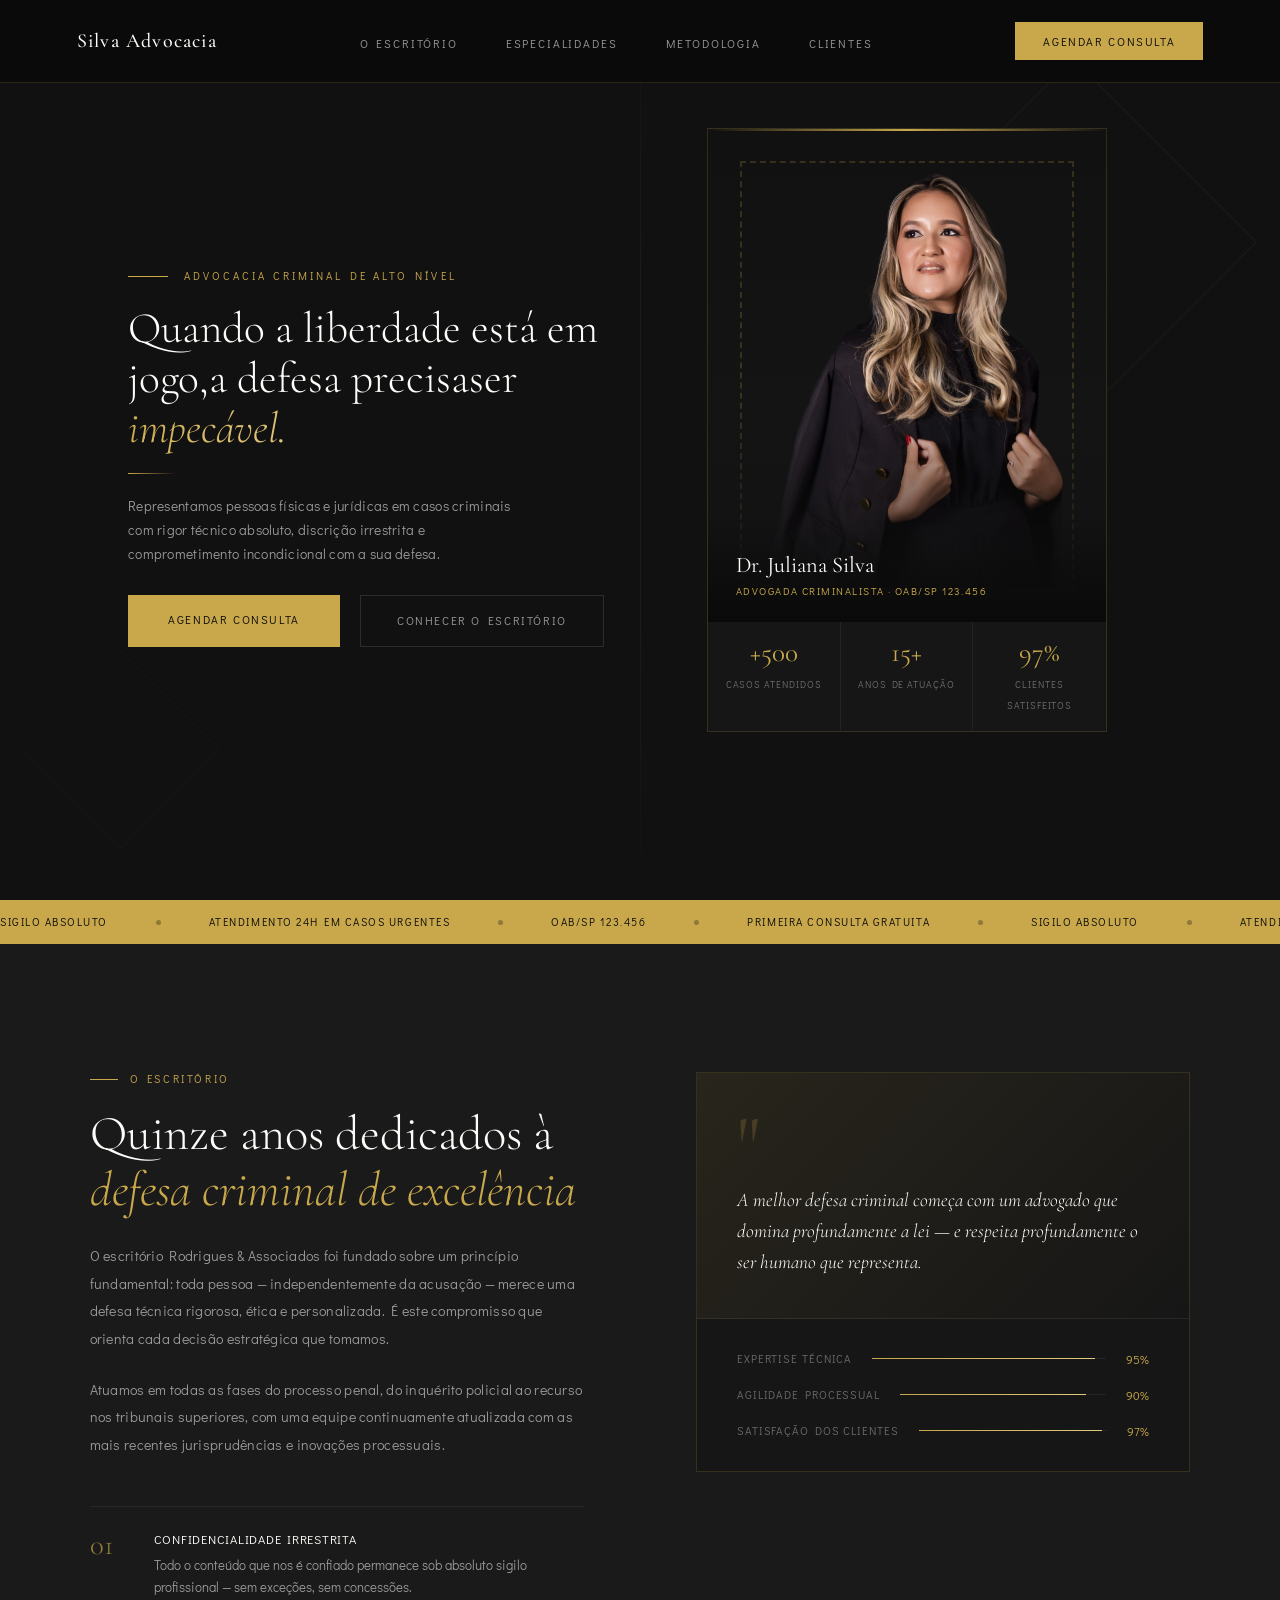
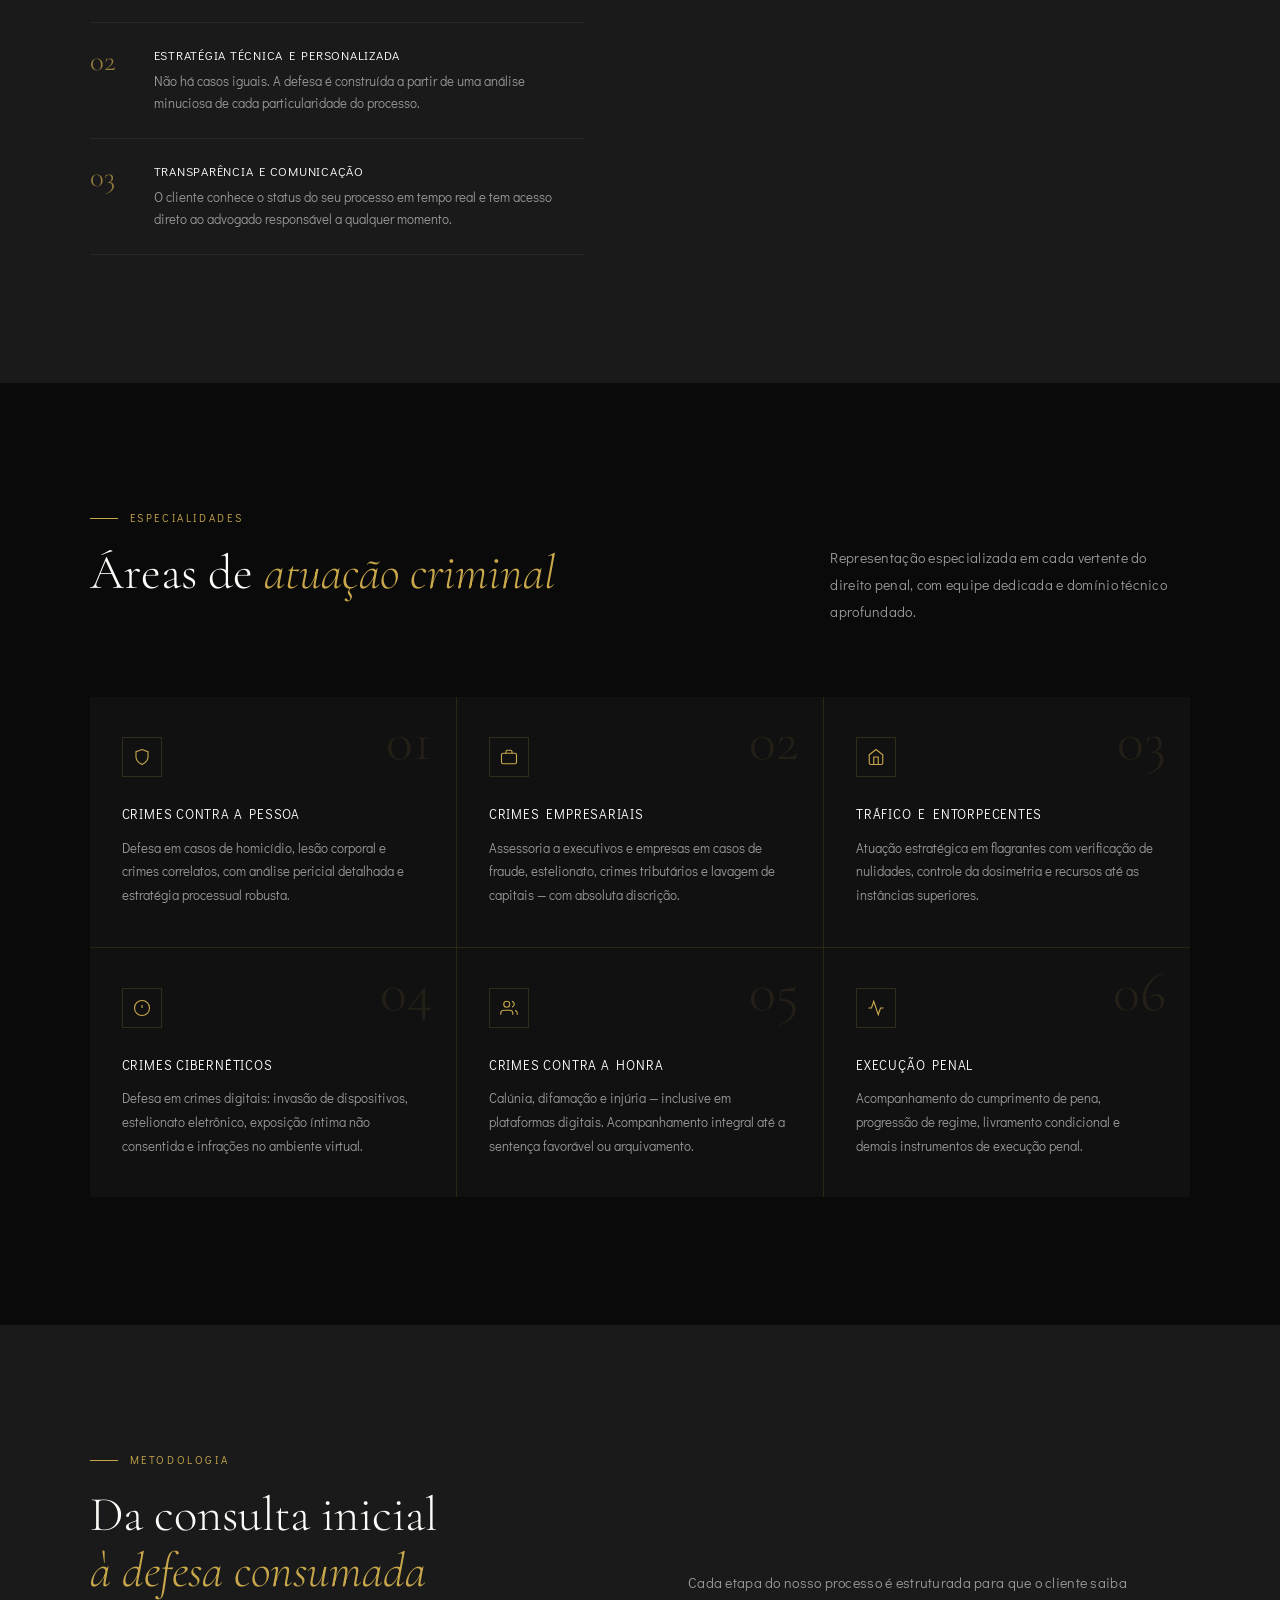
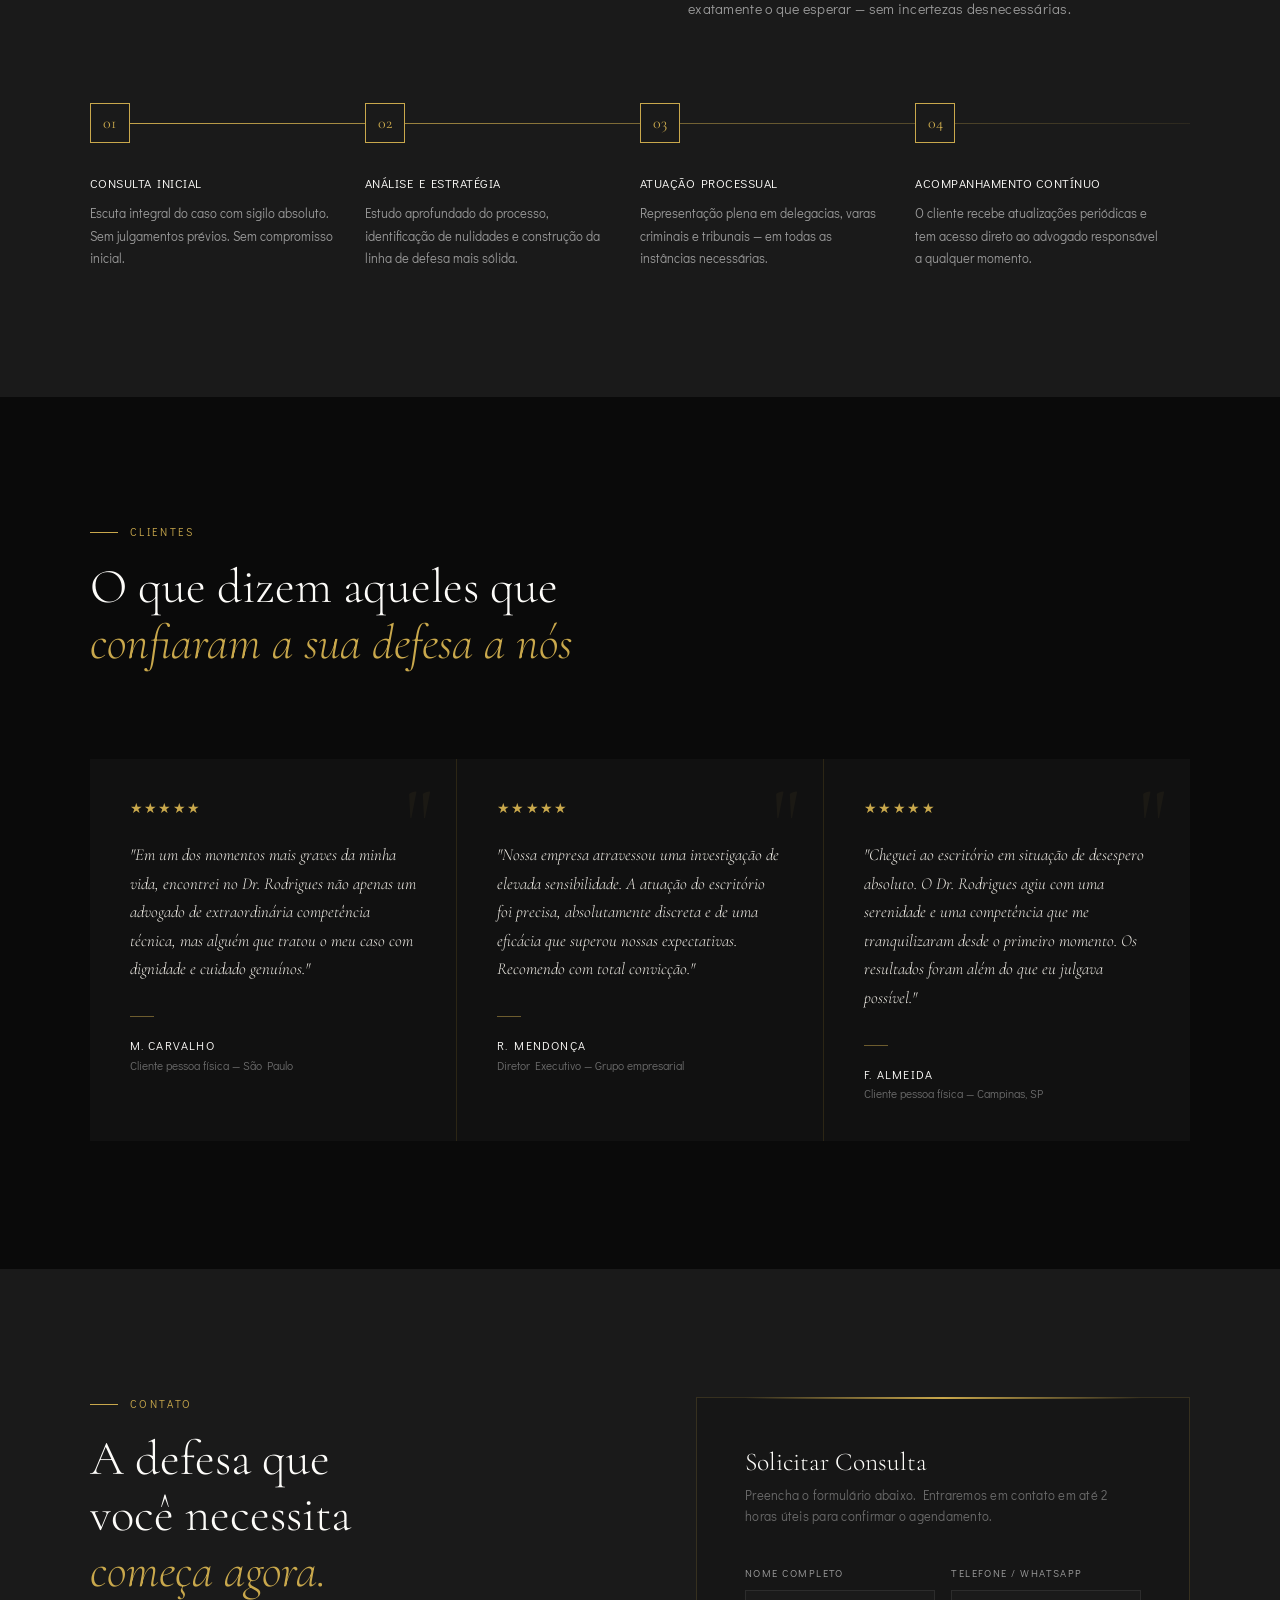
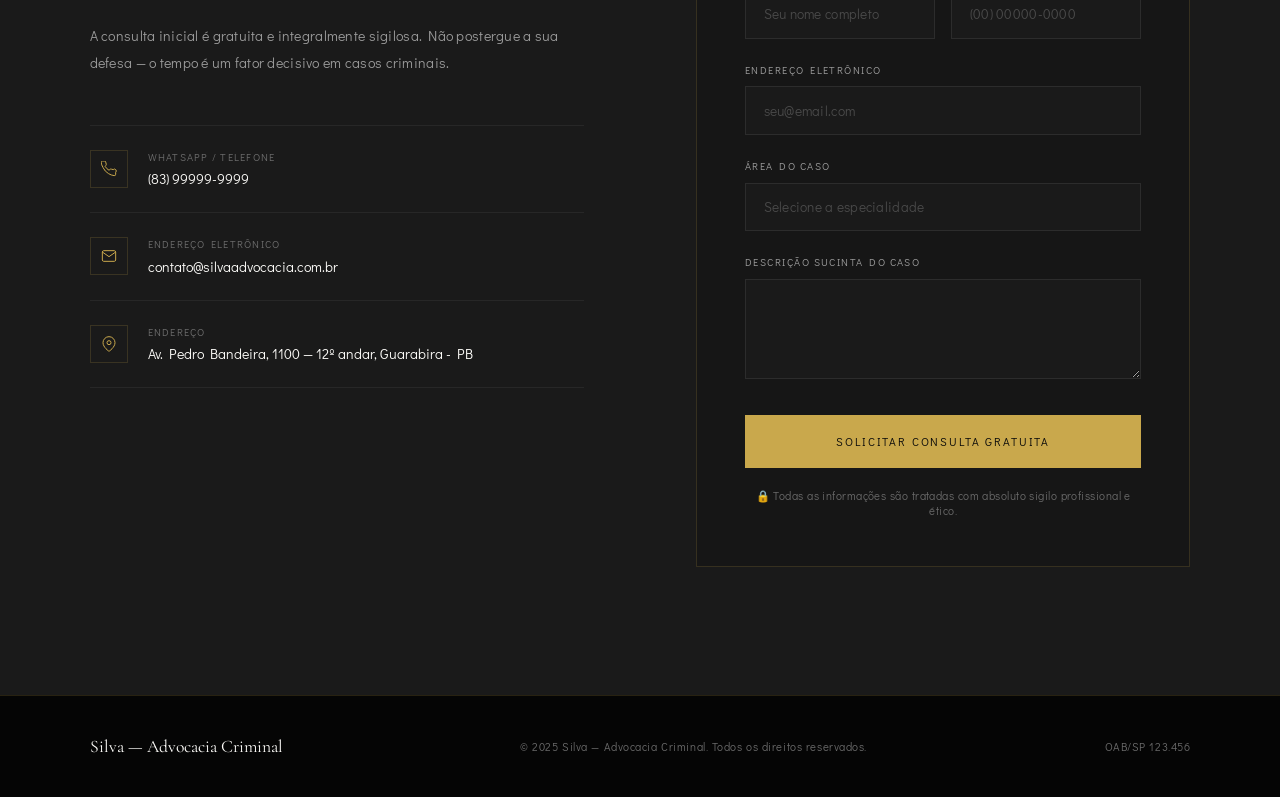
<file: index.html>
<!DOCTYPE html>
<html lang="pt-BR">
<head>
<meta charset="UTF-8">
<meta name="viewport" content="width=device-width, initial-scale=1.0">
<title>Silva — Advocacia Criminal</title>
<link rel="stylesheet" href="style.css">
<link href="https://fonts.googleapis.com/css2?family=Cormorant+Garamond:ital,wght@0,300;0,400;0,500;1,300;1,400;1,500&family=Didact+Gothic&display=swap" rel="stylesheet">

</head>
<body>

<nav>
  <div class="logo">
    Silva Advocacia
  </div>
  <ul class="nav-links">
    <li>
      <a href="#sobre">O Escritório</a>
    </li>
    <li>
      <a href="#areas">Especialidades</a>
    </li>
    <li>
      <a href="#processo">Metodologia</a>
    </li>
    <li>
      <a href="#depoimentos">Clientes</a>
    </li>
  </ul>

  <button class="nav-cta" onclick="document.getElementById('agendamento').scrollIntoView({behavior:'smooth'})">
    Agendar Consulta
  </button>

</nav>

<section class="hero">

  <div class="hero-line"></div>
  <div class="hero-deco"></div>
  <div class="hero-deco2"></div>
  <div class="hero-left">

    <div class="eyebrow-hero">
      Advocacia Criminal de Alto Nível
    </div>

    <h1>
      Quando a liberdade está em jogo,a defesa precisaser <em>impecável.</em>
    </h1>

    <div class="hero-div"></div>

    <p class="hero-sub">
      Representamos pessoas físicas e jurídicas em casos criminais com rigor técnico absoluto, discrição irrestrita e comprometimento incondicional com a sua defesa.
    </p>

    <div class="hero-btns">
      <a href="#agendamento" class="btn-g">
        Agendar Consulta
      </a>

      <a href="#sobre" class="btn-o">
        Conhecer o Escritório
      </a>

    </div>
  </div>
  <div class="hero-right">
    <div class="photo-wrap">
      <div class="photo-frame">
        <div class="photo-gold-line"></div>

        <!-- ✦ SUBSTITUA O BLOCO ABAIXO pela tag <img> quando tiver a foto:
             <img src="foto-do-advogado.jpg" alt="Dr. Rodrigues">
        -->
        <div class="photo-placeholder">
          <img src="imagens/juliana.svg" alt="Dr. Juliana Silva">
        </div>

        <div class="photo-name">

          <div class="photo-name-title">
            Dr. Juliana Silva
          </div>

          <div class="photo-name-sub">
            Advogada Criminalista · OAB/SP 123.456
          </div>

        </div>
      </div>
      <div class="photo-stats">

        <div class="stat-i">
          <span class="stat-n">+500</span>
          <span class="stat-l">Casos Atendidos</span>
        </div>

        <div class="stat-i">
          <span class="stat-n">15+</span>
          <span class="stat-l">Anos de Atuação</span>
        </div>

        <div class="stat-i">
          <span class="stat-n">97%</span>
          <span class="stat-l">Clientes Satisfeitos</span>
        </div>

      </div>
    </div>
  </div>
</section>

<div class="strip">
  <div class="strip-track">
    <!-- Grupo 1 -->
    <div class="strip-group">
      <div class="strip-i">Sigilo Absoluto</div>
      <div class="strip-sep"></div>
      <div class="strip-i">Atendimento 24h em Casos Urgentes</div>
      <div class="strip-sep"></div>
      <div class="strip-i">OAB/SP 123.456</div>
      <div class="strip-sep"></div>
      <div class="strip-i">Primeira Consulta Gratuita</div>
      <div class="strip-sep"></div>
    </div>
    <!-- Grupo 2 (cópia exata para criar o loop infinito) -->
    <div class="strip-group">
      <div class="strip-i">Sigilo Absoluto</div>
      <div class="strip-sep"></div>
      <div class="strip-i">Atendimento 24h em Casos Urgentes</div>
      <div class="strip-sep"></div>
      <div class="strip-i">OAB/SP 123.456</div>
      <div class="strip-sep"></div>
      <div class="strip-i">Primeira Consulta Gratuita</div>
      <div class="strip-sep"></div>
    </div>
  </div>
</div>

<section class="sobre" id="sobre">
  <div class="sobre-g">

    <div>
      <div class="eyebrow">
        O Escritório
      </div>

      <h2 class="sec-t">
        Quinze anos dedicados à<br><em>defesa criminal de excelência</em>
      </h2>

      <p class="sobre-p">
        O escritório Rodrigues & Associados foi fundado sobre um princípio fundamental: toda pessoa — independentemente da acusação — merece uma defesa técnica rigorosa, ética e personalizada. É este compromisso que orienta cada decisão estratégica que tomamos.
      </p>

      <p class="sobre-p">
        Atuamos em todas as fases do processo penal, do inquérito policial ao recurso nos tribunais superiores, com uma equipe continuamente atualizada com as mais recentes jurisprudências e inovações processuais.
      </p>

      <div class="pilares">
        <div class="pilar">
          <div class="pilar-n">
            01
          </div>

          <div>
            <div class="pilar-t">
            Confidencialidade Irrestrita
          </div>

          <div class="pilar-d">
            Todo o conteúdo que nos é confiado permanece sob absoluto sigilo profissional — sem exceções, sem concessões.
          </div>
        </div>
      </div>

        <div class="pilar">
          <div class="pilar-n">
            02
          </div>

          <div>
            <div class="pilar-t">
              Estratégia Técnica e Personalizada
            </div>

            <div class="pilar-d">
              Não há casos iguais. A defesa é construída a partir de uma análise minuciosa de cada particularidade do processo.
            </div>
          </div>
        </div>

        <div class="pilar">
          <div class="pilar-n">
            03
          </div>

          <div>
            <div class="pilar-t">
              Transparência e Comunicação
            </div>

            <div class="pilar-d">
              O cliente conhece o status do seu processo em tempo real e tem acesso direto ao advogado responsável a qualquer momento.
            </div>
          </div>
        </div>
      </div>
    </div>

    <div class="sobre-aside">
      <div class="aside-top">
        <span class="aside-qm">"</span>

        <div class="aside-q">
          A melhor defesa criminal começa com um advogado que domina profundamente a lei — e respeita profundamente o ser humano que representa.
        </div>
      </div>

      <div class="aside-m">
        <div class="metric">
          <span class="m-lbl">
            Expertise Técnica
          </span>

          <div class="m-track">
            <div class="m-fill" style="width:95%">
            </div>
          </div>

          <span class="m-val">
            95%
          </span>
        </div>

        <div class="metric">
          <span class="m-lbl">
            Agilidade Processual
          </span>

          <div class="m-track">
            <div class="m-fill" style="width:90%">
            </div>
          </div>

          <span class="m-val">
            90%
          </span>
        </div>

        <div class="metric">
          <span class="m-lbl">
            Satisfação dos Clientes
          </span>
          <div class="m-track">
            <div class="m-fill" style="width:97%">
            </div>
          </div>
          <span class="m-val">
            97%
          </span>
        </div>
      </div>
    </div>
  </div>
</section>

<section class="areas" id="areas">
  <div class="areas-h">
    <div>
      <div class="eyebrow">
        Especialidades
      </div>

      <h2 class="sec-t">
        Áreas de <em>atuação criminal</em>
      </h2>
    </div>

    <p class="sec-s" style="max-width:360px;">
      Representação especializada em cada vertente do direito penal, com equipe dedicada e domínio técnico aprofundado.
    </p>
  </div>

  <div class="areas-g">
    <div class="area-c">
      <div class="area-num">
        01
      </div>

      <div class="area-ico">
        <svg viewBox="0 0 24 24">
          <path d="M12 22s8-4 8-10V5l-8-3-8 3v7c0 6 8 10 8 10z"/>
        </svg>
      </div>

      <div class="area-t">
        Crimes contra a Pessoa
      </div>

      <div class="area-d">
        Defesa em casos de homicídio, lesão corporal e crimes correlatos, com análise pericial detalhada e estratégia processual robusta.
      </div>
    </div>

    <div class="area-c">
      <div class="area-num">
        02
      </div>

      <div class="area-ico">
        <svg viewBox="0 0 24 24">
          <rect x="2" y="7" width="20" height="14" rx="2"/>
          <path d="M16 7V5a2 2 0 00-2-2h-4a2 2 0 00-2 2v2"/>
        </svg>
      </div>

      <div class="area-t">
        Crimes Empresariais
      </div>

      <div class="area-d">
        Assessoria a executivos e empresas em casos de fraude, estelionato, crimes tributários e lavagem de capitais — com absoluta discrição.
      </div>
    </div>

    <div class="area-c">
      <div class="area-num">
        03
      </div>

      <div class="area-ico">
        <svg viewBox="0 0 24 24">
          <path d="M3 9l9-7 9 7v11a2 2 0 01-2 2H5a2 2 0 01-2-2z"/>
          <polyline points="9 22 9 12 15 12 15 22"/>
        </svg>
      </div>

      <div class="area-t">
        Tráfico e Entorpecentes
      </div>

      <div class="area-d">
        Atuação estratégica em flagrantes com verificação de nulidades, controle da dosimetria e recursos até as instâncias superiores.
      </div>
    </div>

    <div class="area-c">
      <div class="area-num">
        04
      </div>

      <div class="area-ico">
        <svg viewBox="0 0 24 24">
          <circle cx="12" cy="12" r="10"/>
          <line x1="12" y1="8" x2="12" y2="12"/>
          <line x1="12" y1="16" x2="12.01" y2="16"/>
        </svg>
      </div>

      <div class="area-t">
        Crimes Cibernéticos
      </div>

      <div class="area-d">
        Defesa em crimes digitais: invasão de dispositivos, estelionato eletrônico, exposição íntima não consentida e infrações no ambiente virtual.
      </div>
    </div>

    <div class="area-c">
      <div class="area-num">
        05
      </div>

      <div class="area-ico">
        <svg viewBox="0 0 24 24">
          <path d="M17 21v-2a4 4 0 00-4-4H5a4 4 0 00-4 4v2"/>
          <circle cx="9" cy="7" r="4"/>
          <path d="M23 21v-2a4 4 0 00-3-3.87"/>
          <path d="M16 3.13a4 4 0 010 7.75"/>
        </svg>
      </div>

      <div class="area-t">
        Crimes contra a Honra
      </div>

      <div class="area-d">
        Calúnia, difamação e injúria — inclusive em plataformas digitais. Acompanhamento integral até a sentença favorável ou arquivamento.
      </div>
    </div>

    <div class="area-c">
      <div class="area-num">
        06
      </div>

      <div class="area-ico">
        <svg viewBox="0 0 24 24">
          <polyline points="22 12 18 12 15 21 9 3 6 12 2 12"/>
        </svg>
      </div>

      <div class="area-t">
        Execução Penal
      </div>

      <div class="area-d">
        Acompanhamento do cumprimento de pena, progressão de regime, livramento condicional e demais instrumentos de execução penal.
      </div>
    </div>

  </div>
</section>

<section class="processo" id="processo">
  <div class="proc-h">
    <div>
      <div class="eyebrow">
        Metodologia
      </div>

      <h2 class="sec-t">
        Da consulta inicial<br><em>à defesa consumada</em>
      </h2>
    </div>

    <p class="sec-s">
      Cada etapa do nosso processo é estruturada para que o cliente saiba exatamente o que esperar — sem incertezas desnecessárias.
    </p>
  </div>

  <div class="steps">
    <div class="steps-line"></div>

    <div class="step">
      <div class="step-c">
        01
      </div>

      <div class="step-t">
        Consulta Inicial
      </div>

      <div class="step-d">
        Escuta integral do caso com sigilo absoluto. Sem julgamentos prévios. Sem compromisso inicial.
      </div>
    </div>

    <div class="step">
      <div class="step-c">
        02
      </div>

      <div class="step-t">
        Análise e Estratégia
      </div>

      <div class="step-d">
        Estudo aprofundado do processo, identificação de nulidades e construção da linha de defesa mais sólida.
      </div>
    </div>

    <div class="step">
      <div class="step-c">
        03
      </div>

      <div class="step-t">
        Atuação Processual
      </div>

      <div class="step-d">
        Representação plena em delegacias, varas criminais e tribunais — em todas as instâncias necessárias.
      </div>
    </div>

    <div class="step">
      <div class="step-c">
        04
      </div>

      <div class="step-t">
        Acompanhamento Contínuo
      </div>

      <div class="step-d">
        O cliente recebe atualizações periódicas e tem acesso direto ao advogado responsável a qualquer momento.
      </div>
    </div>
  </div>
</section>

<section class="depoimentos" id="depoimentos">
  <div class="dep-h">
    <div>
      <div class="eyebrow">
        Clientes
      </div>

      <h2 class="sec-t">
        O que dizem aqueles que<br><em>confiaram a sua defesa a nós</em>
      </h2>
    </div>
  </div>

  <div class="dep-g">
    <div class="dep-c">
      <div class="dep-stars">
        ★★★★★
      </div>

      <div class="dep-txt">
        "Em um dos momentos mais graves da minha vida, encontrei no Dr. Rodrigues não apenas um advogado de extraordinária competência técnica, mas alguém que tratou o meu caso com dignidade e cuidado genuínos."
      </div>

      <div class="dep-sep"></div>
      <div class="dep-name">
        M. Carvalho
      </div>

      <div class="dep-role">
        Cliente pessoa física — São Paulo
      </div>
    </div>

    <div class="dep-c">
      <div class="dep-stars">
        ★★★★★
      </div>

      <div class="dep-txt">
        "Nossa empresa atravessou uma investigação de elevada sensibilidade. A atuação do escritório foi precisa, absolutamente discreta e de uma eficácia que superou nossas expectativas. Recomendo com total convicção."
      </div>

      <div class="dep-sep"></div>

      <div class="dep-name">
        R. Mendonça
      </div>

      <div class="dep-role">
        Diretor Executivo — Grupo empresarial
      </div>
    </div>

    <div class="dep-c">
      <div class="dep-stars">
        ★★★★★
      </div>
      <div class="dep-txt">
        "Cheguei ao escritório em situação de desespero absoluto. O Dr. Rodrigues agiu com uma serenidade e uma competência que me tranquilizaram desde o primeiro momento. Os resultados foram além do que eu julgava possível."
      </div>

      <div class="dep-sep"></div>
      <div class="dep-name">
        F. Almeida
      </div>

      <div class="dep-role">
        Cliente pessoa física — Campinas, SP
      </div>
    </div>
  </div>
</section>

<section class="agendamento" id="agendamento">
  <div class="agend-g">
    <div>
      <div class="eyebrow">
        Contato
      </div>

      <h2 class="sec-t">
        A defesa que<br>você necessita<br><em>começa agora.</em>
      </h2>

      <p class="sec-s">
        A consulta inicial é gratuita e integralmente sigilosa. Não postergue a sua defesa — o tempo é um fator decisivo em casos criminais.
      </p>

      <div class="contatos">
        <div class="contato">
          <div class="ct-ico">
            <svg viewBox="0 0 24 24">
              <path d="M22 16.92v3a2 2 0 01-2.18 2 19.79 19.79 0 01-8.63-3.07A19.5 19.5 0 013.07 9.81 19.79 19.79 0 01.06 1.18 2 2 0 012.06 0h3a2 2 0 012 1.72c.127.96.361 1.903.7 2.81a2 2 0 01-.45 2.11L6.09 7.91a16 16 0 006 6l1.27-1.27a2 2 0 012.11-.45c.907.339 1.85.573 2.81.7A2 2 0 0122 16.92z"/>
            </svg>
          </div>

          <div>
            <div class="ct-l">
              WhatsApp / Telefone
            </div>

            <div class="ct-v">
              (83) 99999-9999
            </div>
          </div>
        </div>

        <div class="contato">
          <div class="ct-ico">
            <svg viewBox="0 0 24 24">
              <path d="M4 4h16c1.1 0 2 .9 2 2v12c0 1.1-.9 2-2 2H4c-1.1 0-2-.9-2-2V6c0-1.1.9-2 2-2z"/>
              <polyline points="22,6 12,13 2,6"/>
            </svg>
          </div>

          <div>
            <div class="ct-l">
              Endereço Eletrônico
            </div>

            <div class="ct-v">
              contato@silvaadvocacia.com.br
            </div>
          </div>
        </div>

        <div class="contato">
          <div class="ct-ico">
            <svg viewBox="0 0 24 24">
              <path d="M21 10c0 7-9 13-9 13s-9-6-9-13a9 9 0 0118 0z"/>
              <circle cx="12" cy="10" r="3"/>
            </svg>
          </div>

          <div>
            <div class="ct-l">
              Endereço
            </div>

            <div class="ct-v">
              Av. Pedro Bandeira, 1100 — 12º andar, Guarabira - PB
            </div>
          </div>
        </div>
      </div>
    </div>

    <div class="form-w">
      <div class="form-h">
        Solicitar Consulta
      </div>

      <div class="form-s">
        Preencha o formulário abaixo. Entraremos em contato em até 2 horas úteis para confirmar o agendamento.
      </div>

      <div class="fg-row">
        <div class="fg">
          <label>
            Nome Completo
          </label>

          <input type="text" placeholder="Seu nome completo">
        </div>

        <div class="fg">
          <label>
            Telefone / WhatsApp
          </label>

          <input type="tel" placeholder="(00) 00000-0000">
        </div>
      </div>

      <div class="fg">
        <label>
          Endereço Eletrônico
        </label>
        <input type="email" placeholder="seu@email.com">
      </div>

      <div class="fg">
        <label>
          Área do Caso
        </label>

        <select>
          <option value="" disabled selected>
            Selecione a especialidade
          </option>

          <option>
            Crimes contra a Pessoa
          </option>

          <option>
            Crimes Empresariais
          </option>

          <option>
            Tráfico e Entorpecentes
          </option>

          <option>
            Crimes Cibernéticos
          </option>

          <option>
            Crimes contra a Honra
          </option>

          <option>
            Execução Penal
          </option>

          <option>
            Outro
          </option>

        </select>
      </div>

      <div class="fg">
        <label>
          Descrição Sucinta do Caso
        </label>

        <textarea placeholder="Descreva brevemente a situação...">
        </textarea>
      </div>

      <button class="btn-sub">
        Solicitar Consulta Gratuita
      </button>

      <div class="form-note">
        🔒 Todas as informações são tratadas com absoluto sigilo profissional e ético.
      </div>
    </div>
  </div>
</section>

<footer>
  <div class="f-logo">
    Silva — Advocacia Criminal
  </div>

  <div class="f-copy">
    © 2025 Silva — Advocacia Criminal. Todos os direitos reservados.
  </div>

  <div class="f-oab">
    OAB/SP 123.456
  </div>
  
</footer>
</body>
</html>
</file>
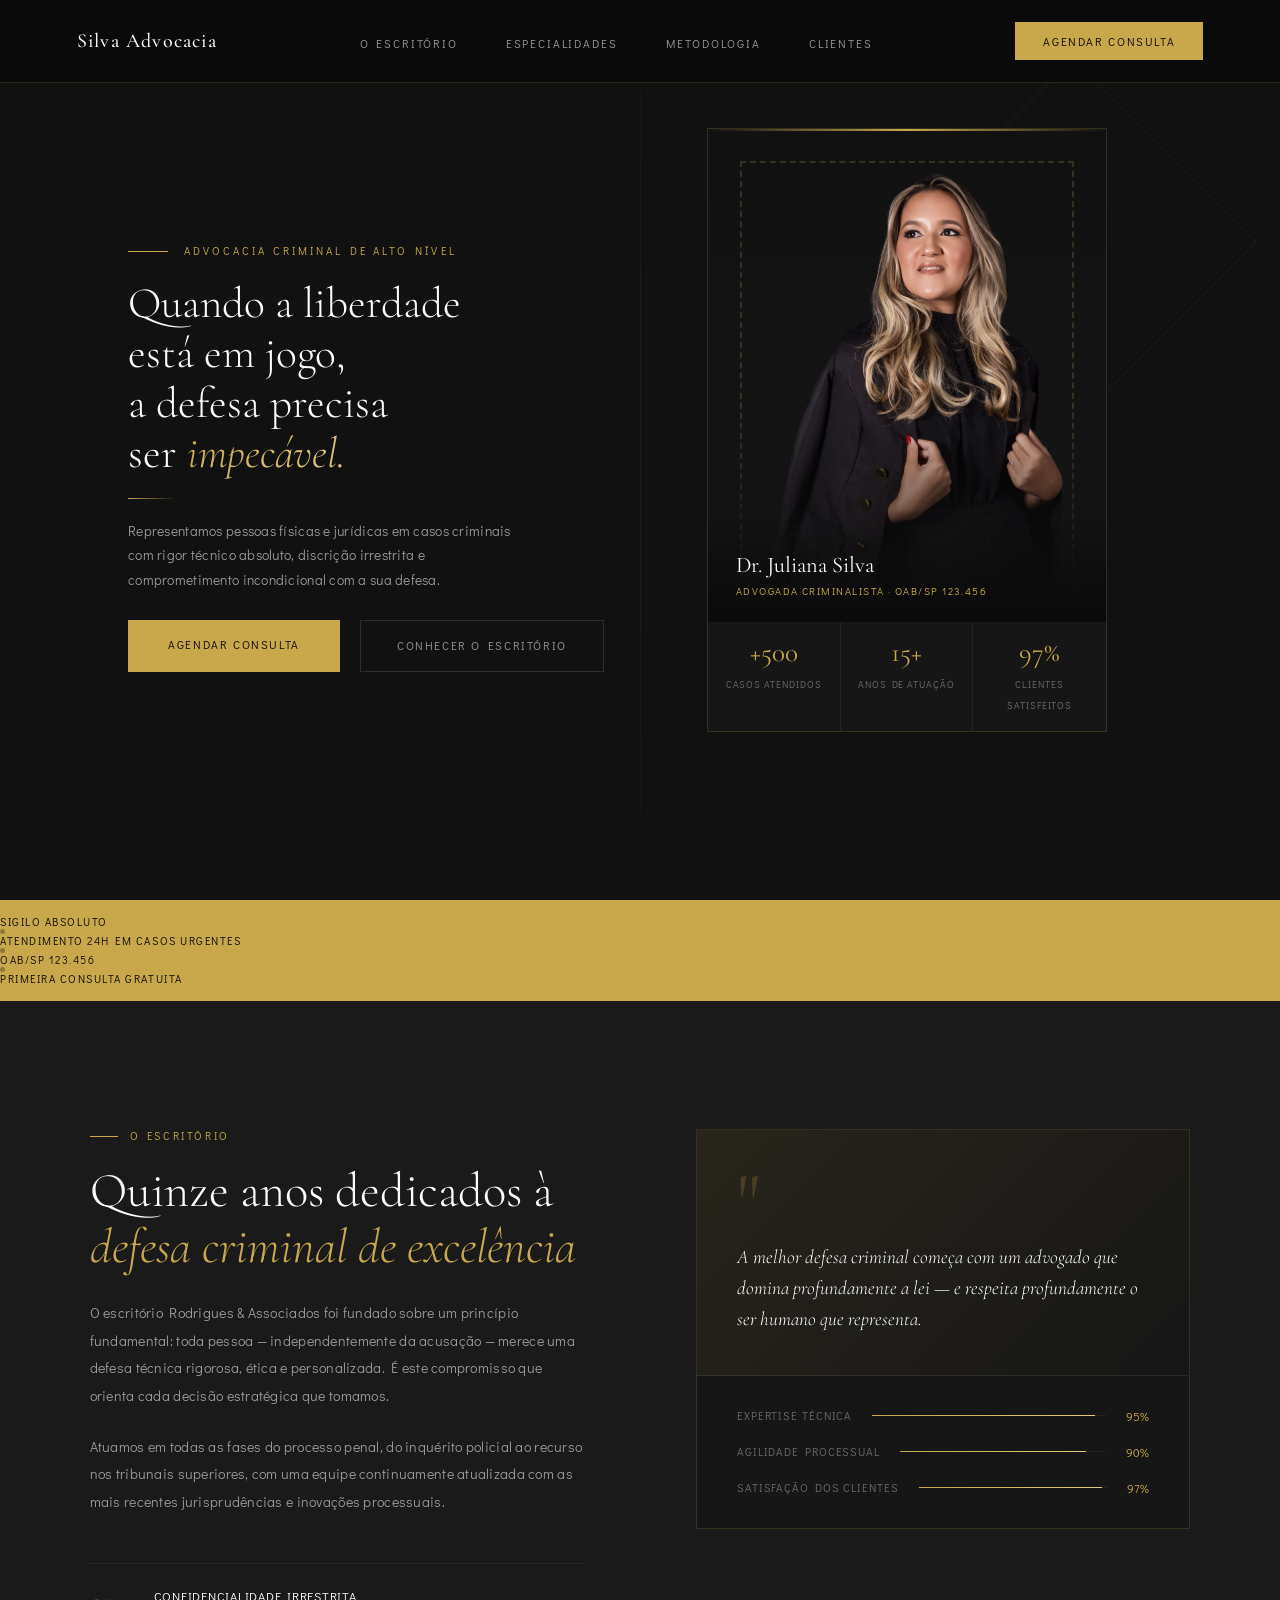
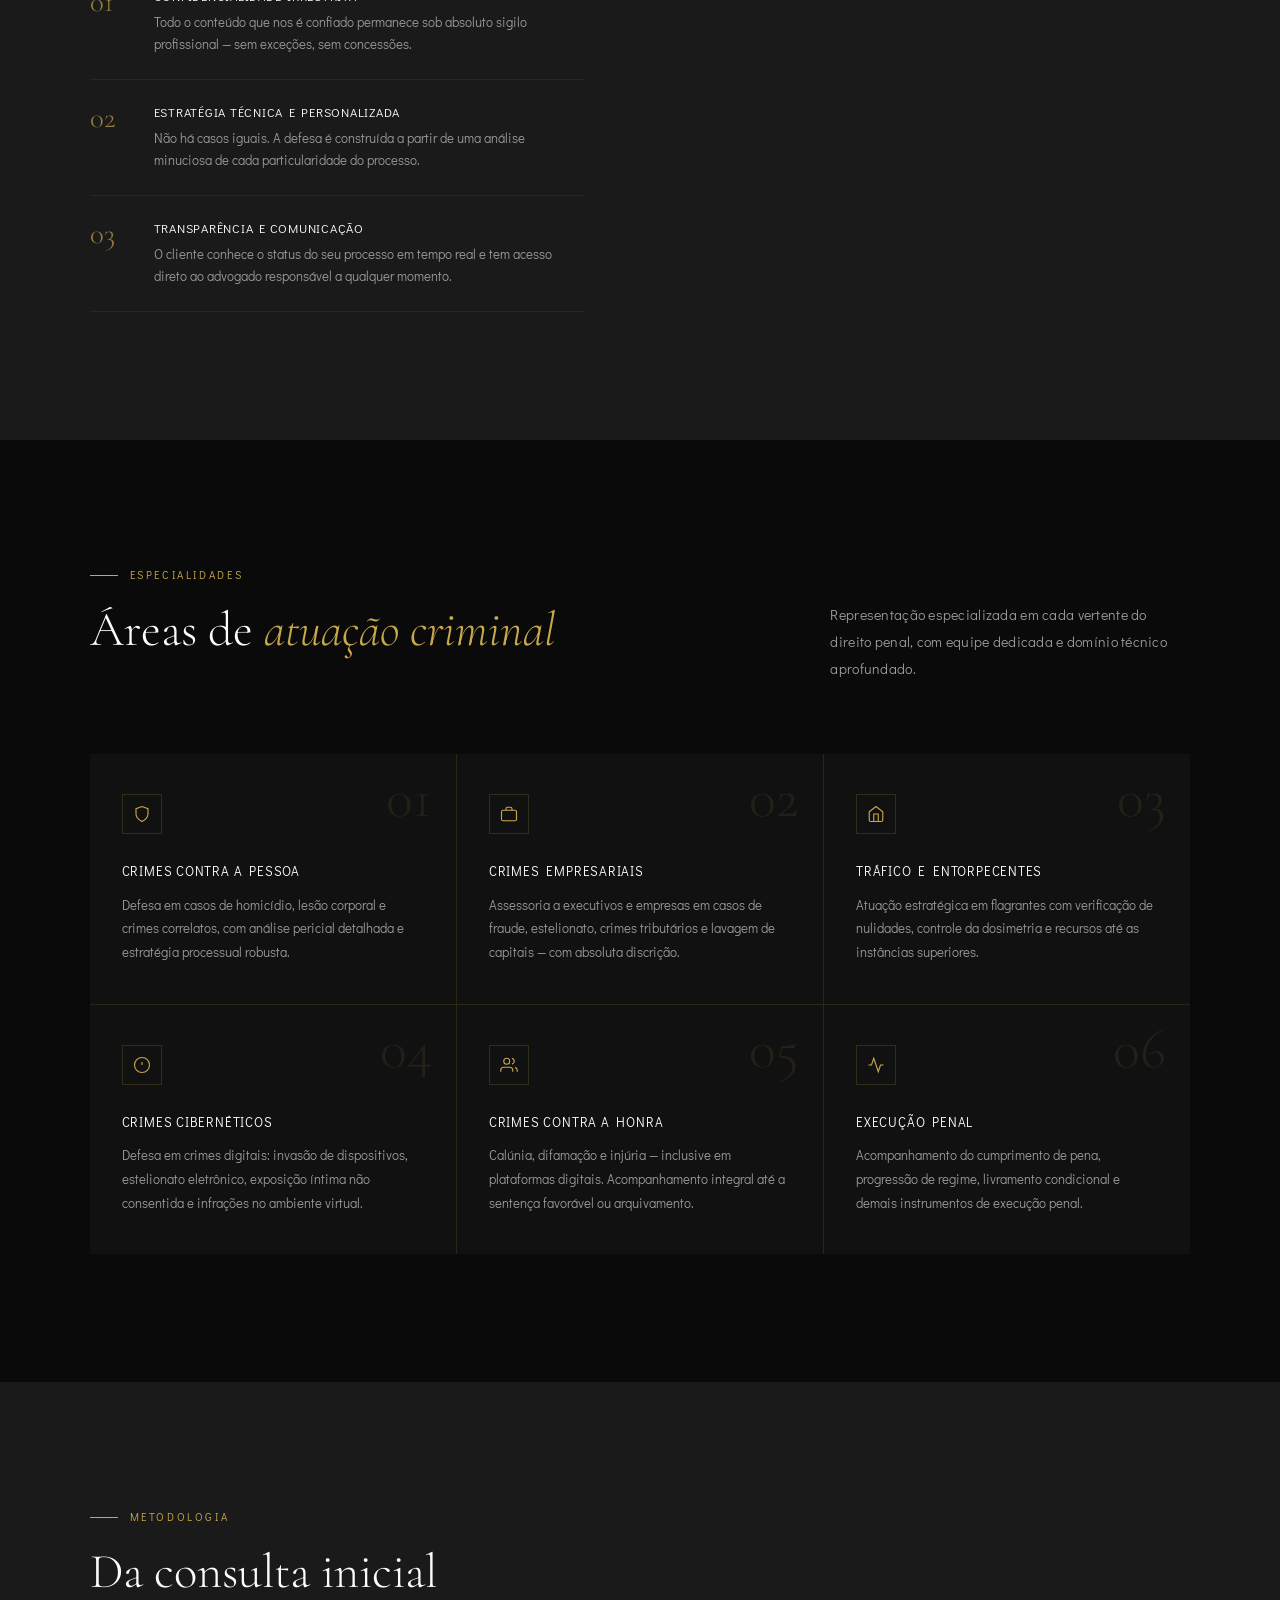
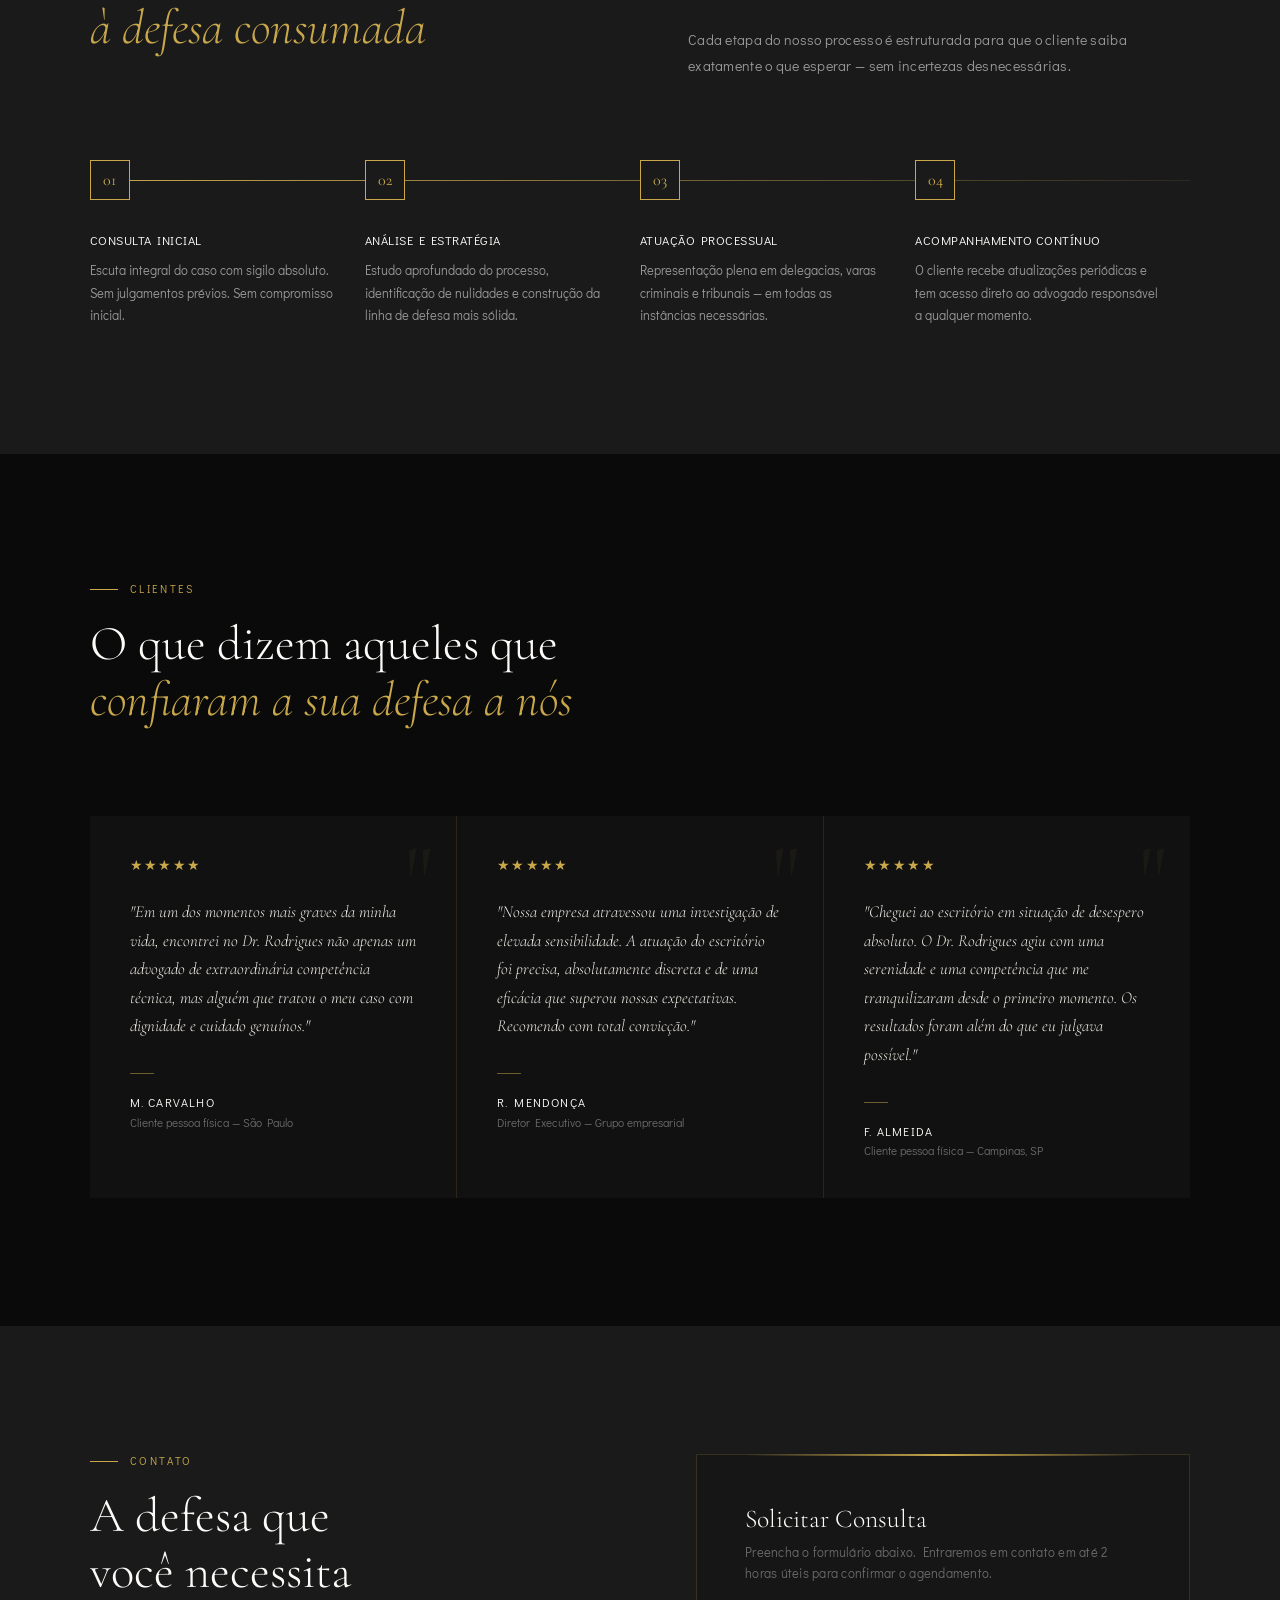
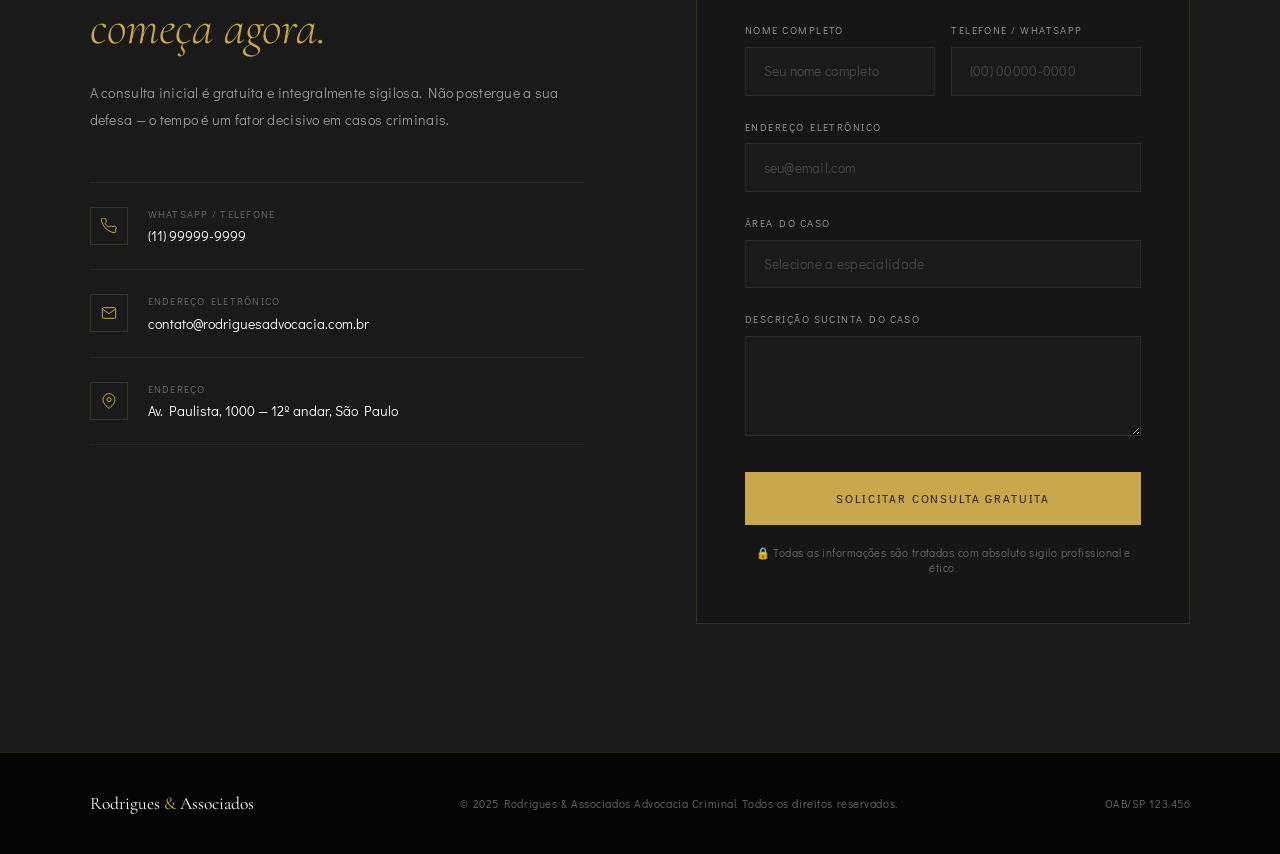
<file: landing-page-ADV.html>
<!DOCTYPE html>
<html lang="pt-BR">
<head>
<meta charset="UTF-8">
<meta name="viewport" content="width=device-width, initial-scale=1.0">
<title>Silva — Advocacia Criminal</title>
<link rel="stylesheet" href="style.css">
<link href="https://fonts.googleapis.com/css2?family=Cormorant+Garamond:ital,wght@0,300;0,400;0,500;1,300;1,400;1,500&family=Didact+Gothic&display=swap" rel="stylesheet">

</head>
<body>

<nav>
  <div class="logo">
    Silva Advocacia
  </div>
  <ul class="nav-links">
    <li>
      <a href="#sobre">O Escritório</a>
    </li>
    <li>
      <a href="#areas">Especialidades</a>
    </li>
    <li>
      <a href="#processo">Metodologia</a>
    </li>
    <li>
      <a href="#depoimentos">Clientes</a>
    </li>
  </ul>

  <button class="nav-cta" onclick="document.getElementById('agendamento').scrollIntoView({behavior:'smooth'})">
    Agendar Consulta
  </button>

</nav>

<section class="hero">

  <div class="hero-line"></div>
  <div class="hero-deco"></div>
  <div class="hero-deco2"></div>
  <div class="hero-left">

    <div class="eyebrow-hero">
      Advocacia Criminal de Alto Nível
    </div>

    <h1>
      Quando a liberdade<br>está em jogo,<br>a defesa precisa<br>ser <em>impecável.</em>
    </h1>

    <div class="hero-div"></div>

    <p class="hero-sub">
      Representamos pessoas físicas e jurídicas em casos criminais com rigor técnico absoluto, discrição irrestrita e comprometimento incondicional com a sua defesa.
    </p>

    <div class="hero-btns">
      <a href="#agendamento" class="btn-g">
        Agendar Consulta
      </a>

      <a href="#sobre" class="btn-o">
        Conhecer o Escritório
      </a>

    </div>
  </div>
  <div class="hero-right">
    <div class="photo-wrap">
      <div class="photo-frame">
        <div class="photo-gold-line"></div>

        <!-- ✦ SUBSTITUA O BLOCO ABAIXO pela tag <img> quando tiver a foto:
             <img src="foto-do-advogado.jpg" alt="Dr. Rodrigues">
        -->
        <div class="photo-placeholder">
          <img src="imagens/juliana.svg" alt="Dr. Rodrigues">
        </div>

        <div class="photo-name">

          <div class="photo-name-title">
            Dr. Juliana Silva
          </div>

          <div class="photo-name-sub">
            Advogada Criminalista · OAB/SP 123.456
          </div>

        </div>
      </div>
      <div class="photo-stats">

        <div class="stat-i">
          <span class="stat-n">+500</span>
          <span class="stat-l">Casos Atendidos</span>
        </div>

        <div class="stat-i">
          <span class="stat-n">15+</span>
          <span class="stat-l">Anos de Atuação</span>
        </div>

        <div class="stat-i">
          <span class="stat-n">97%</span>
          <span class="stat-l">Clientes Satisfeitos</span>
        </div>

      </div>
    </div>
  </div>
</section>

<div class="strip">
  <div class="strip-i">
    Sigilo Absoluto
  </div>
  
    <div class="strip-sep"></div>

  <div class="strip-i">
    Atendimento 24h em Casos Urgentes
  </div>

  <div class="strip-sep"></div>

  <div class="strip-i">
    OAB/SP 123.456
  </div>

    <div class="strip-sep"></div>

  <div class="strip-i">
    Primeira Consulta Gratuita
  </div>

</div>

<section class="sobre" id="sobre">
  <div class="sobre-g">

    <div>
      <div class="eyebrow">
        O Escritório
      </div>

      <h2 class="sec-t">
        Quinze anos dedicados à<br><em>defesa criminal de excelência</em>
      </h2>

      <p class="sobre-p">
        O escritório Rodrigues & Associados foi fundado sobre um princípio fundamental: toda pessoa — independentemente da acusação — merece uma defesa técnica rigorosa, ética e personalizada. É este compromisso que orienta cada decisão estratégica que tomamos.
      </p>

      <p class="sobre-p">
        Atuamos em todas as fases do processo penal, do inquérito policial ao recurso nos tribunais superiores, com uma equipe continuamente atualizada com as mais recentes jurisprudências e inovações processuais.
      </p>

      <div class="pilares">
        <div class="pilar">
          <div class="pilar-n">
            01
          </div>

          <div>
            <div class="pilar-t">
            Confidencialidade Irrestrita
          </div>

          <div class="pilar-d">
            Todo o conteúdo que nos é confiado permanece sob absoluto sigilo profissional — sem exceções, sem concessões.
          </div>
        </div>
      </div>

        <div class="pilar">
          <div class="pilar-n">
            02
          </div>

          <div>
            <div class="pilar-t">
              Estratégia Técnica e Personalizada
            </div>

            <div class="pilar-d">
              Não há casos iguais. A defesa é construída a partir de uma análise minuciosa de cada particularidade do processo.
            </div>
          </div>
        </div>

        <div class="pilar">
          <div class="pilar-n">
            03
          </div>

          <div>
            <div class="pilar-t">
              Transparência e Comunicação
            </div>

            <div class="pilar-d">
              O cliente conhece o status do seu processo em tempo real e tem acesso direto ao advogado responsável a qualquer momento.
            </div>
          </div>
        </div>
      </div>
    </div>

    <div class="sobre-aside">
      <div class="aside-top">
        <span class="aside-qm">"</span>

        <div class="aside-q">
          A melhor defesa criminal começa com um advogado que domina profundamente a lei — e respeita profundamente o ser humano que representa.
        </div>
      </div>

      <div class="aside-m">
        <div class="metric">
          <span class="m-lbl">
            Expertise Técnica
          </span>

          <div class="m-track">
            <div class="m-fill" style="width:95%">
            </div>
          </div>

          <span class="m-val">
            95%
          </span>
        </div>

        <div class="metric">
          <span class="m-lbl">
            Agilidade Processual
          </span>

          <div class="m-track">
            <div class="m-fill" style="width:90%">
            </div>
          </div>

          <span class="m-val">
            90%
          </span>
        </div>

        <div class="metric">
          <span class="m-lbl">
            Satisfação dos Clientes
          </span>
          <div class="m-track">
            <div class="m-fill" style="width:97%">
            </div>
          </div>
          <span class="m-val">
            97%
          </span>
        </div>
      </div>
    </div>
  </div>
</section>

<section class="areas" id="areas">
  <div class="areas-h">
    <div>
      <div class="eyebrow">
        Especialidades
      </div>

      <h2 class="sec-t">
        Áreas de <em>atuação criminal</em>
      </h2>
    </div>

    <p class="sec-s" style="max-width:360px;">
      Representação especializada em cada vertente do direito penal, com equipe dedicada e domínio técnico aprofundado.
    </p>
  </div>

  <div class="areas-g">
    <div class="area-c">
      <div class="area-num">
        01
      </div>

      <div class="area-ico">
        <svg viewBox="0 0 24 24">
          <path d="M12 22s8-4 8-10V5l-8-3-8 3v7c0 6 8 10 8 10z"/>
        </svg>
      </div>

      <div class="area-t">
        Crimes contra a Pessoa
      </div>

      <div class="area-d">
        Defesa em casos de homicídio, lesão corporal e crimes correlatos, com análise pericial detalhada e estratégia processual robusta.
      </div>
    </div>

    <div class="area-c">
      <div class="area-num">
        02
      </div>

      <div class="area-ico">
        <svg viewBox="0 0 24 24">
          <rect x="2" y="7" width="20" height="14" rx="2"/>
          <path d="M16 7V5a2 2 0 00-2-2h-4a2 2 0 00-2 2v2"/>
        </svg>
      </div>

      <div class="area-t">
        Crimes Empresariais
      </div>

      <div class="area-d">
        Assessoria a executivos e empresas em casos de fraude, estelionato, crimes tributários e lavagem de capitais — com absoluta discrição.
      </div>
    </div>

    <div class="area-c">
      <div class="area-num">
        03
      </div>

      <div class="area-ico">
        <svg viewBox="0 0 24 24">
          <path d="M3 9l9-7 9 7v11a2 2 0 01-2 2H5a2 2 0 01-2-2z"/>
          <polyline points="9 22 9 12 15 12 15 22"/>
        </svg>
      </div>

      <div class="area-t">
        Tráfico e Entorpecentes
      </div>

      <div class="area-d">
        Atuação estratégica em flagrantes com verificação de nulidades, controle da dosimetria e recursos até as instâncias superiores.
      </div>
    </div>

    <div class="area-c">
      <div class="area-num">
        04
      </div>

      <div class="area-ico">
        <svg viewBox="0 0 24 24">
          <circle cx="12" cy="12" r="10"/>
          <line x1="12" y1="8" x2="12" y2="12"/>
          <line x1="12" y1="16" x2="12.01" y2="16"/>
        </svg>
      </div>

      <div class="area-t">
        Crimes Cibernéticos
      </div>

      <div class="area-d">
        Defesa em crimes digitais: invasão de dispositivos, estelionato eletrônico, exposição íntima não consentida e infrações no ambiente virtual.
      </div>
    </div>

    <div class="area-c">
      <div class="area-num">
        05
      </div>

      <div class="area-ico">
        <svg viewBox="0 0 24 24">
          <path d="M17 21v-2a4 4 0 00-4-4H5a4 4 0 00-4 4v2"/>
          <circle cx="9" cy="7" r="4"/>
          <path d="M23 21v-2a4 4 0 00-3-3.87"/>
          <path d="M16 3.13a4 4 0 010 7.75"/>
        </svg>
      </div>

      <div class="area-t">
        Crimes contra a Honra
      </div>

      <div class="area-d">
        Calúnia, difamação e injúria — inclusive em plataformas digitais. Acompanhamento integral até a sentença favorável ou arquivamento.
      </div>
    </div>

    <div class="area-c">
      <div class="area-num">
        06
      </div>

      <div class="area-ico">
        <svg viewBox="0 0 24 24">
          <polyline points="22 12 18 12 15 21 9 3 6 12 2 12"/>
        </svg>
      </div>

      <div class="area-t">
        Execução Penal
      </div>

      <div class="area-d">
        Acompanhamento do cumprimento de pena, progressão de regime, livramento condicional e demais instrumentos de execução penal.
      </div>
    </div>

  </div>
</section>

<section class="processo" id="processo">
  <div class="proc-h">
    <div>
      <div class="eyebrow">
        Metodologia
      </div>

      <h2 class="sec-t">
        Da consulta inicial<br><em>à defesa consumada</em>
      </h2>
    </div>

    <p class="sec-s">
      Cada etapa do nosso processo é estruturada para que o cliente saiba exatamente o que esperar — sem incertezas desnecessárias.
    </p>
  </div>

  <div class="steps">
    <div class="steps-line"></div>

    <div class="step">
      <div class="step-c">
        01
      </div>

      <div class="step-t">
        Consulta Inicial
      </div>

      <div class="step-d">
        Escuta integral do caso com sigilo absoluto. Sem julgamentos prévios. Sem compromisso inicial.
      </div>
    </div>

    <div class="step">
      <div class="step-c">
        02
      </div>

      <div class="step-t">
        Análise e Estratégia
      </div>

      <div class="step-d">
        Estudo aprofundado do processo, identificação de nulidades e construção da linha de defesa mais sólida.
      </div>
    </div>

    <div class="step">
      <div class="step-c">
        03
      </div>

      <div class="step-t">
        Atuação Processual
      </div>

      <div class="step-d">
        Representação plena em delegacias, varas criminais e tribunais — em todas as instâncias necessárias.
      </div>
    </div>

    <div class="step">
      <div class="step-c">
        04
      </div>

      <div class="step-t">
        Acompanhamento Contínuo
      </div>

      <div class="step-d">
        O cliente recebe atualizações periódicas e tem acesso direto ao advogado responsável a qualquer momento.
      </div>
    </div>
  </div>
</section>

<section class="depoimentos" id="depoimentos">
  <div class="dep-h">
    <div>
      <div class="eyebrow">
        Clientes
      </div>

      <h2 class="sec-t">
        O que dizem aqueles que<br><em>confiaram a sua defesa a nós</em>
      </h2>
    </div>
  </div>

  <div class="dep-g">
    <div class="dep-c">
      <div class="dep-stars">
        ★★★★★
      </div>

      <div class="dep-txt">
        "Em um dos momentos mais graves da minha vida, encontrei no Dr. Rodrigues não apenas um advogado de extraordinária competência técnica, mas alguém que tratou o meu caso com dignidade e cuidado genuínos."
      </div>

      <div class="dep-sep"></div>
      <div class="dep-name">
        M. Carvalho
      </div>

      <div class="dep-role">
        Cliente pessoa física — São Paulo
      </div>
    </div>

    <div class="dep-c">
      <div class="dep-stars">
        ★★★★★
      </div>

      <div class="dep-txt">
        "Nossa empresa atravessou uma investigação de elevada sensibilidade. A atuação do escritório foi precisa, absolutamente discreta e de uma eficácia que superou nossas expectativas. Recomendo com total convicção."
      </div>

      <div class="dep-sep"></div>

      <div class="dep-name">
        R. Mendonça
      </div>

      <div class="dep-role">
        Diretor Executivo — Grupo empresarial
      </div>
    </div>

    <div class="dep-c">
      <div class="dep-stars">
        ★★★★★
      </div>
      <div class="dep-txt">
        "Cheguei ao escritório em situação de desespero absoluto. O Dr. Rodrigues agiu com uma serenidade e uma competência que me tranquilizaram desde o primeiro momento. Os resultados foram além do que eu julgava possível."
      </div>

      <div class="dep-sep"></div>
      <div class="dep-name">
        F. Almeida
      </div>

      <div class="dep-role">
        Cliente pessoa física — Campinas, SP
      </div>
    </div>
  </div>
</section>

<section class="agendamento" id="agendamento">
  <div class="agend-g">
    <div>
      <div class="eyebrow">
        Contato
      </div>

      <h2 class="sec-t">
        A defesa que<br>você necessita<br><em>começa agora.</em>
      </h2>

      <p class="sec-s">
        A consulta inicial é gratuita e integralmente sigilosa. Não postergue a sua defesa — o tempo é um fator decisivo em casos criminais.
      </p>

      <div class="contatos">
        <div class="contato">
          <div class="ct-ico">
            <svg viewBox="0 0 24 24">
              <path d="M22 16.92v3a2 2 0 01-2.18 2 19.79 19.79 0 01-8.63-3.07A19.5 19.5 0 013.07 9.81 19.79 19.79 0 01.06 1.18 2 2 0 012.06 0h3a2 2 0 012 1.72c.127.96.361 1.903.7 2.81a2 2 0 01-.45 2.11L6.09 7.91a16 16 0 006 6l1.27-1.27a2 2 0 012.11-.45c.907.339 1.85.573 2.81.7A2 2 0 0122 16.92z"/>
            </svg>
          </div>

          <div>
            <div class="ct-l">
              WhatsApp / Telefone
            </div>

            <div class="ct-v">
              (11) 99999-9999
            </div>
          </div>
        </div>

        <div class="contato">
          <div class="ct-ico">
            <svg viewBox="0 0 24 24">
              <path d="M4 4h16c1.1 0 2 .9 2 2v12c0 1.1-.9 2-2 2H4c-1.1 0-2-.9-2-2V6c0-1.1.9-2 2-2z"/>
              <polyline points="22,6 12,13 2,6"/>
            </svg>
          </div>

          <div>
            <div class="ct-l">
              Endereço Eletrônico
            </div>

            <div class="ct-v">
              contato@rodriguesadvocacia.com.br
            </div>
          </div>
        </div>

        <div class="contato">
          <div class="ct-ico">
            <svg viewBox="0 0 24 24">
              <path d="M21 10c0 7-9 13-9 13s-9-6-9-13a9 9 0 0118 0z"/>
              <circle cx="12" cy="10" r="3"/>
            </svg>
          </div>

          <div>
            <div class="ct-l">
              Endereço
            </div>

            <div class="ct-v">
              Av. Paulista, 1000 — 12º andar, São Paulo
            </div>
          </div>
        </div>
      </div>
    </div>

    <div class="form-w">
      <div class="form-h">
        Solicitar Consulta
      </div>

      <div class="form-s">
        Preencha o formulário abaixo. Entraremos em contato em até 2 horas úteis para confirmar o agendamento.
      </div>

      <div class="fg-row">
        <div class="fg">
          <label>
            Nome Completo
          </label>

          <input type="text" placeholder="Seu nome completo">
        </div>

        <div class="fg">
          <label>
            Telefone / WhatsApp
          </label>

          <input type="tel" placeholder="(00) 00000-0000">
        </div>
      </div>

      <div class="fg">
        <label>
          Endereço Eletrônico
        </label>
        <input type="email" placeholder="seu@email.com">
      </div>

      <div class="fg">
        <label>
          Área do Caso
        </label>

        <select>
          <option value="" disabled selected>
            Selecione a especialidade
          </option>

          <option>
            Crimes contra a Pessoa
          </option>

          <option>
            Crimes Empresariais
          </option>

          <option>
            Tráfico e Entorpecentes
          </option>

          <option>
            Crimes Cibernéticos
          </option>

          <option>
            Crimes contra a Honra
          </option>

          <option>
            Execução Penal
          </option>

          <option>
            Outro
          </option>

        </select>
      </div>

      <div class="fg">
        <label>
          Descrição Sucinta do Caso
        </label>

        <textarea placeholder="Descreva brevemente a situação...">
        </textarea>
      </div>

      <button class="btn-sub">
        Solicitar Consulta Gratuita
      </button>

      <div class="form-note">
        🔒 Todas as informações são tratadas com absoluto sigilo profissional e ético.
      </div>
    </div>
  </div>
</section>

<footer>
  <div class="f-logo">
    Rodrigues <span>&</span> Associados
  </div>

  <div class="f-copy">
    © 2025 Rodrigues & Associados Advocacia Criminal. Todos os direitos reservados.
  </div>

  <div class="f-oab">
    OAB/SP 123.456
  </div>
  
</footer>
</body>
</html>
</file>
<file: style.css>
:root {
    --black:      #0A0A0A;
    --black-r:    #111111;
    --black-s:    #1A1A1A;
    --black-c:    #161616;
    --gold:       #C9A84C;
    --gold-l:     #E2C97E;
    --gold-dim:   rgba(201,168,76,0.1);
    --off:        #F0EDE6;
    --white:      #FDFCF9;
    --gray:       #6B6B6B;
    --gray-l:     #9A9A9A;
    --gray-m:     #4A4A4A;
    --bdr:        rgba(201,168,76,0.18);
    --bdr-s:      rgba(255,255,255,0.06);
  }
  *,*::before,*::after{
    box-sizing:border-box;
    margin:0;
    padding:0
  }

  html{
    scroll-behavior:smooth
  }

  body{
    font-family:'Didact Gothic',sans-serif;
    background:var(--black);
    color:var(--white);
    overflow-x:hidden
  }
 
  nav{
    position:fixed;
    top:0;
    left:0;
    right:0;
    z-index:100;
    display:flex;
    align-items:center;
    justify-content:space-between;
    padding:1.4rem 6%;
    background:rgba(10,10,10,0.94);
    backdrop-filter:blur(20px);
    border-bottom:1px solid var(--bdr)
  }

  .logo{
    font-family:'Cormorant Garamond',serif;
    font-size:1.25rem;
    font-weight:500;
    color:var(--white);
    letter-spacing:.06em
  }

  .logo span{
    color:var(--gold)
  }

  .nav-links{
    display:flex;
    gap:3rem;
    list-style:none
  }
  .nav-links a{
    font-size:.72rem;
    letter-spacing:.16em;
    text-transform:uppercase;
    color:var(--gray-l);
    text-decoration:none;
    transition:color .2s
  }
  .nav-links a:hover{
    color:var(--gold)
  }
  .nav-cta{
    font-family:'Didact Gothic',sans-serif;
    font-size:.72rem;
    letter-spacing:.14em;
    text-transform:uppercase;
    color:var(--black);
    background:var(--gold);
    border:none;
    padding:.7rem 1.75rem;
    cursor:pointer;
    transition:background .2s
  }
  .nav-cta:hover{
    background:var(--gold-l)
  }
 
  .hero{
    height:100vh;
    min-height:640px;
    display:grid;
    grid-template-columns:1fr 1fr;
    align-items:stretch;
    position:relative;
    overflow:hidden;
    background:var(--black-r)
  }
  .hero-line{
    position:absolute;
    top:0;
    bottom:0;
    left:50%;
    width:1px;
    background:linear-gradient(180deg,transparent,var(--gold) 30%,var(--gold) 70%,transparent);
    opacity:.07
  }
  .hero-deco{
    position:absolute;
    top:7rem;
    right:6%;
    width:260px;
    height:260px;
    border:1px solid var(--bdr);
    transform:rotate(45deg);
    opacity:.35
  }
  .hero-deco2{
    position:absolute;
    bottom:5rem;
    left:4%;
    width:140px;
    height:140px;
    border:1px solid var(--bdr);
    transform:rotate(45deg);
    opacity:.18
  }
  .hero-left{
    display:flex;
    flex-direction:column;
    justify-content:center;
    padding:5.5rem 5% 3.5rem 7%;
    position:relative;
    z-index:2
  }
  .eyebrow-hero{
    font-size:.68rem;
    letter-spacing:.28em;
    text-transform:uppercase;
    color:var(--gold);
    margin-bottom:1.25rem;
    display:flex;
    align-items:center;
    gap:1rem
  }
  .eyebrow-hero::before{
    content:'';
    width:40px;
    height:1px;
    background:var(--gold)
  }

  .hero h1{
    font-family:'Cormorant Garamond',serif;
    font-size:clamp(2rem,3.4vw,3.1rem);
    font-weight:300;
    line-height:1.15;
    color:var(--white);
    margin-bottom:1.25rem
  }
  
  .hero h1 span{
    display:block
  }

  .hero h1 em{
    font-style:italic;
    background:linear-gradient(135deg,var(--gold),var(--gold-l));
    -webkit-background-clip:text;
    -webkit-text-fill-color:transparent;
    background-clip:text
  }

  .hero-div{
    width:48px;
    height:1px;
    background:linear-gradient(90deg,var(--gold),transparent);
    margin-bottom:1.25rem
  }
  .hero-sub{
    font-size:.86rem;
    line-height:1.75;
    color:var(--gray-l);
    max-width:400px;
    margin-bottom:1.75rem;
    letter-spacing:.02em
  }
  .hero-btns{
    display:flex;
    gap:1.25rem;
    flex-wrap:wrap;
    margin-bottom:1rem
  }
  .btn-g{
    font-family:'Didact Gothic',sans-serif;
    font-size:.72rem;
    letter-spacing:.14em;
    text-transform:uppercase;
    color:var(--black);
    background:var(--gold);
    border:none;
    padding:1.1rem 2.5rem;
    cursor:pointer;
    transition:all .2s;
    text-decoration:none;
    display:inline-block
  }
  .btn-g:hover{
    background:var(--gold-l);
    transform:translateY(-2px)
  }
  .btn-o{
    font-family:'Didact Gothic',sans-serif;
    font-size:.72rem;
    letter-spacing:.14em;
    text-transform:uppercase;
    color:var(--gray-l);
    border:1px solid rgba(255,255,255,.12);
    background:transparent;
    padding:1.1rem 2.25rem;
    cursor:pointer;
    transition:all .2s;
    text-decoration:none;
    display:inline-block
  }

  .btn-o:hover{
    border-color:var(--gold);
    color:var(--gold)
  }

  .hero-right{
    position:relative;
    z-index:2;
    display:flex;
    padding-top: 5.5rem;
    padding-bottom: 3.5rem;
    flex-direction:column;
    align-items:center;
    padding:0 5% 0 2%;
    overflow:hidden
  }

  .photo-wrap{
    width:100%;
    flex: 1;
    max-width:400px;
    margin-bottom: 2.5rem;
    height:100%;
    display:flex;
    flex-direction:column
  }

  .photo-frame{
    position:relative;
    flex:1;
    min-height:0;
    overflow:hidden;
    background:linear-gradient(180deg,var(--black-r),var(--black-c));
    border-left:1px solid var(--bdr);
    border-right:1px solid var(--bdr);
    border-top:1px solid var(--bdr)
  }

  .photo-frame img {
  width: 100%;
  height: 100%;
  object-fit: cover;
  object-position: center top;
  display: block;
  filter: grayscale(15%);

  /* Efeito hover */
  transition: transform 0.6s ease, filter 0.5s ease;
}

.photo-frame:hover img {
  transform: scale(1.04);
  filter: grayscale(0%) brightness(1.05);
}

  .photo-placeholder{
    position:absolute;
    inset:0;
    display:flex;
    flex-direction:column;
    align-items:center;
    justify-content:center;
    gap:1rem;
    border:2px dashed rgba(201,168,76,0.2);
    margin:2rem;
  }

  .photo-placeholder svg{
    width:48px;
    height:48px;
    stroke:var(--gold);
    fill:none;
    stroke-width:1;
    opacity:.4
  }

  .photo-placeholder span{
    font-size:.7rem;
    letter-spacing:.14em;
    text-transform:uppercase;
    color:var(--gray);
    text-align:center;
    line-height:1.6
  }

  .photo-frame::after{
    content:'';
    position:absolute;
    bottom:0;
    left:0;
    right:0;
    height:45%;
    background:linear-gradient(0deg,var(--black-r) 0%,transparent 100%);
    pointer-events:none;
  }

  .photo-gold-line{
    position:absolute;
    top:0;
    left:0;
    right:0;
    height:2px;
    background:linear-gradient(90deg,transparent,var(--gold),transparent)
  }

  .photo-stats{
    display:grid;
    grid-template-columns:repeat(3,1fr);
    border:1px solid var(--bdr);
    border-top:none;
    background:var(--black-c);
    flex-shrink:0
  }

  .stat-i{
    padding:1.1rem .75rem;
    border-right:1px solid var(--bdr-s);
    text-align:center
  }

  .stat-i:last-child{
    border-right:none
  }

  .stat-n{
    font-family:'Cormorant Garamond',serif;
    font-size:1.7rem;
    font-weight:400;
    color:var(--gold);
    line-height:1;
    display:block;
    margin-bottom:.3rem
  }

  .stat-l{
    font-size:.6rem;
    letter-spacing:.1em;
    text-transform:uppercase;
    color:var(--gray);
    line-height:1.4
  }

  .photo-name{
  position: absolute;
  bottom: 0;
  left: 0;
  right: 0;
  z-index: 2;
  padding: 2rem 1.75rem 1.5rem;
  background: linear-gradient(0deg, rgba(10,10,10,0.95) 0%, transparent 100%);

  transition: padding 0.4s ease, background 0.4s ease;
  cursor: default;
}

.photo-name:hover {
  padding: 3rem 1.75rem 1.75rem;
  background: linear-gradient(0deg, rgba(10,10,10,0.98) 20%, transparent 100%);
}

  .photo-name-title {
  font-family: 'Cormorant Garamond', serif;
  font-size: 1.4rem;
  font-weight: 400;
  color: var(--white);
  line-height: 1.2;
  margin-bottom: 0.3rem;
  transition: letter-spacing 0.4s ease, color 0.3s ease;
}

.photo-name:hover .photo-name-title {
  letter-spacing: 0.03em;
  color: var(--gold-l);
}

.photo-name-sub {
  font-size: 0.65rem;
  letter-spacing: 0.14em;
  text-transform: uppercase;
  color: var(--gold);
  transition: letter-spacing 0.4s ease, opacity 0.3s ease;
}

.photo-name:hover .photo-name-sub {
  letter-spacing: 0.2em;
  opacity: 0.85;
}
 
  .strip{
    background:var(--gold);
    overflow:hidden;
    position:relative;
    z-index:2;
    padding:.95rem 0
  }

.strip-track{
  display:flex;
  width:max-content;
  animation:marquee 30s linear infinite
}

.strip-track:hover{
  animation-play-state:paused
}

.strip-group{
  display:flex;
  align-items:center;
  gap:3rem;
  padding-right:3rem
}

.strip-i{
  font-size:.68rem;
  letter-spacing:.14em;
  text-transform:uppercase;
  color:var(--black);
  white-space:nowrap;
  display:flex;
  align-items:center;
  gap:.75rem
}

.strip-sep{
  width:5px;
  height:5px;
  background:var(--black);
  border-radius:50%;
  opacity:.3;
  flex-shrink:0
}

@keyframes marquee{from{transform:translateX(0)}to{transform:translateX(-50%)}}
 
  section{
    padding:8rem 7%;
    position:relative;
    z-index:1
  }

  .eyebrow{
    font-size:.68rem;
    letter-spacing:.24em;
    text-transform:uppercase;
    color:var(--gold);
    margin-bottom:1.25rem;
    display:flex;
    align-items:center;
    gap:.75rem
  }
  .eyebrow::before{
    content:'';
    width:28px;
    height:1px;
    background:var(--gold)
  }

  .sec-t{
    font-family:'Cormorant Garamond',serif;
    font-size:clamp(2.2rem,3.8vw,3.4rem);
    font-weight:300;
    line-height:1.15;
    color:var(--white);
    margin-bottom:1.5rem
  }
  .sec-t em{
    font-style:italic;
    color:var(--gold)
  }
  .sec-s{
    font-size:.88rem;
    line-height:1.9;
    color:var(--gray-l);
    max-width:520px;
    letter-spacing:.02em
  }

  .sobre{
    background:var(--black-s)
  }
  .sobre-g{
    display:grid;
    grid-template-columns:1fr 1fr;
    gap:7rem;
    align-items:start
  }

  .sobre-p{
    font-size:.88rem;
    line-height:1.95;
    color:var(--gray-l);
    margin-bottom:1.5rem;
    letter-spacing:.02em
  }

  .pilares{
    margin-top:3rem;
    border-top:1px solid var(--bdr-s)
  }

  .pilar{
    display:flex;
    gap:1.5rem;
    padding:1.5rem 0;
    border-bottom:1px solid var(--bdr-s)
  }
  .pilar-n{
    font-family:'Cormorant Garamond',serif;
    font-size:1.8rem;
    font-weight:300;
    color:var(--gold);
    line-height:1;
    flex-shrink:0;
    width:2.5rem;
    opacity:.7
  }
  .pilar-t{
    font-size:.78rem;
    letter-spacing:.06em;
    color:var(--white);
    margin-bottom:.4rem;
    text-transform:uppercase
  }
  .pilar-d{
    font-size:.82rem;
    color:var(--gray-l);
    line-height:1.7
  }
  .sobre-aside{
    position:sticky;
    top:8rem;
    border:1px solid var(--bdr);
    background:var(--black-c);
    overflow:hidden
  }
  .aside-top{
    padding:2.5rem;
    border-bottom:1px solid var(--bdr-s);
    background:linear-gradient(135deg,var(--gold-dim),transparent)
  }

  .aside-qm{
    font-family:'Cormorant Garamond',serif;
    font-size:5rem;
    color:var(--gold);
    opacity:.2;
    line-height:.8;
    margin-bottom:.5rem;
    display:block
  }
  .aside-q{
    font-family:'Cormorant Garamond',serif;
    font-size:1.2rem;
    font-weight:300;
    font-style:italic;
    color:var(--white);
    line-height:1.6
  }
  .aside-m{
    padding:2rem 2.5rem;
    display:flex;
    flex-direction:column;
    gap:1.25rem
  }
  .metric{
    display:flex;
    justify-content:space-between;
    align-items:center
  }
  .m-lbl{
    font-size:.7rem;
    letter-spacing:.08em;
    text-transform:uppercase;
    color:var(--gray)
  }
  .m-track{
    flex:1;
    height:1px;
    background:var(--bdr-s);
    margin:0 1.25rem;
    position:relative
  }

  .m-fill{
    position:absolute;
    top:0;
    left:0;
    height:100%;
    background:linear-gradient(90deg,var(--gold),var(--gold-l))
  }

  .m-val{
    font-size:.75rem;
    color:var(--gold)
  }
 
  .areas{
    background:var(--black)
  }

  .areas-h{
    display:flex;
    justify-content:space-between;
    align-items:flex-end;
    margin-bottom:4.5rem;
    flex-wrap:wrap;
    gap:2rem
  }

  .areas-g{
    display:grid;
    grid-template-columns:repeat(3,1fr);
    gap:1px;
    background:var(--bdr)
  }

  .area-c{
    background:var(--black-r);
    padding:2.5rem 2rem;
    position:relative;
    overflow:hidden;
    transition:background .3s;
    cursor:default
  }

  .area-c::after{
    content:'';
    position:absolute;
    bottom:0;
    left:0;
    right:0;
    height:1px;
    background:linear-gradient(90deg,transparent,var(--gold),transparent);
    transform:scaleX(0);
    transform-origin:left;
    transition:transform .4s
  }

  .area-c:hover{
    background:var(--black-c)
  }

  .area-c:hover::after{
    transform:scaleX(1)
  }

  .area-num{
    font-family:'Cormorant Garamond',serif;
    font-size:3.5rem;
    font-weight:300;
    color:var(--gold);
    opacity:.1;
    position:absolute;
    top:1rem;
    right:1.5rem;
    line-height:1;
    transition:opacity .3s
  }

  .area-c:hover .area-num{
    opacity:.2
  }

  .area-ico{
    width:40px;
    height:40px;
    margin-bottom:1.75rem;
    border:1px solid var(--bdr);
    display:flex;
    align-items:center;
    justify-content:center;
    transition:border-color .3s
  }
  .area-c:hover .area-ico{
    border-color:var(--gold)
  }
  .area-ico svg{
    width:18px;
    height:18px;
    stroke:var(--gold);
    fill:none;
    stroke-width:1.5
  }
  .area-t{
    font-size:.82rem;
    letter-spacing:.06em;
    color:var(--white);
    margin-bottom:.85rem;
    text-transform:uppercase
  }
  .area-d{
    font-size:.82rem;
    line-height:1.8;
    color:var(--gray-l)
  }
 
  .processo{
    background:var(--black-s)
  }

  .proc-h{
    display:grid;
    grid-template-columns:1fr 1fr;
    gap:6rem;
    align-items:end;
    margin-bottom:5rem
  }

  .steps{
    display:grid;
    grid-template-columns:repeat(4,1fr);
    position:relative
  }
  .steps-line{
    position:absolute;
    top:20px;
    left:0;
    right:0;
    height:1px;
    background:linear-gradient(90deg,var(--gold),rgba(201,168,76,.1))
  }
  .step{
    padding-right:2rem
  }
  .step-c{
    width:40px;
    height:40px;
    border:1px solid var(--gold);
    display:flex;
    align-items:center;
    justify-content:center;
    font-family:'Cormorant Garamond',serif;
    font-size:1rem;
    color:var(--gold);
    background:var(--black-s);
    margin-bottom:2rem;
    position:relative;
    z-index:1
  }
  .step-t{
    font-size:.78rem;
    letter-spacing:.04em;
    color:var(--white);
    margin-bottom:.7rem;
    text-transform:uppercase
  }
  .step-d{
    font-size:.8rem;
    line-height:1.75;
    color:var(--gray-l)
  }
 
  .depoimentos{
    background:var(--black)
  }

  .dep-h{
    display:flex;
    justify-content:space-between;
    align-items:flex-end;
    margin-bottom:4rem;
    flex-wrap:wrap;
    gap:1.5rem
  }

  .dep-g{
    display:grid;
    grid-template-columns:repeat(3,1fr);
    gap:1px;
    background:var(--bdr)
  }

  .dep-c{
    background:var(--black-r);
    padding:2.5rem;
    position:relative;
    overflow:hidden;
    transition:background .3s
  }
  .dep-c:hover{
    background:var(--black-c)
  }
  .dep-c::before{
    content:'"';
    position:absolute;
    top:1rem;
    right:1.5rem;
    font-family:'Cormorant Garamond',serif;
    font-size:6rem;
    color:var(--gold);
    opacity:.05;
    line-height:1
  }
  .dep-stars{
    color:var(--gold);
    font-size:.85rem;
    letter-spacing:.1em;
    margin-bottom:1.5rem
  }
  .dep-txt{
    font-family:'Cormorant Garamond',serif;
    font-size:1.05rem;
    font-weight:300;
    font-style:italic;
    line-height:1.7;
    color:var(--off);
    margin-bottom:2rem
  }
  .dep-sep{
    width:24px;
    height:1px;
    background:var(--gold);
    margin-bottom:1.25rem;
    opacity:.5
  }

  .dep-name{
    font-size:.75rem;
    letter-spacing:.1em;
    text-transform:uppercase;
    color:var(--white)
  }

  .dep-role{
    font-size:.72rem;
    color:var(--gray);
    margin-top:.3rem
  }
 
  .agendamento{
    background:var(--black-s)
  }

  .agend-g{
    display:grid;
    grid-template-columns:1fr 1fr;
    gap:7rem;
    align-items:start
  }

  .contatos{
    margin-top:3rem;
    border-top:1px solid var(--bdr-s)
  }

  .contato{
    display:flex;
    align-items:center;
    gap:1.25rem;
    padding:1.5rem 0;
    border-bottom:1px solid var(--bdr-s)
  }
  .ct-ico{
    width:38px;
    height:38px;
    flex-shrink:0;
    border:1px solid var(--bdr);
    display:flex;
    align-items:center;
    justify-content:center
  }
  .ct-ico svg{
    width:16px;
    height:16px;
    stroke:var(--gold);
    fill:none;
    stroke-width:1.5
  }
  .ct-l{
    font-size:.65rem;
    letter-spacing:.12em;
    text-transform:uppercase;
    color:var(--gray);
    margin-bottom:.35rem
  }
  .ct-v{
    font-size:.88rem;
    color:var(--white)
  }
  .form-w{
    border:1px solid var(--bdr);
    background:var(--black-c);
    padding:3rem;
    position:relative
  }

  .form-w::before{
    content:'';
    position:absolute;
    top:-1px;
    left:3rem;
    right:3rem;
    height:2px;
    background:linear-gradient(90deg,transparent,var(--gold),transparent)
  }

  .form-h{
    font-family:'Cormorant Garamond',serif;
    font-size:1.6rem;
    font-weight:300;
    color:var(--white);
    margin-bottom:.5rem
  }
  .form-s{
    font-size:.8rem;
    color:var(--gray);
    margin-bottom:2.5rem;
    line-height:1.6;
    letter-spacing:.02em
  }
  .fg{
    margin-bottom:1.5rem
  }
  .fg label{
    display:block;
    font-size:.65rem;
    letter-spacing:.14em;
    text-transform:uppercase;
    color:var(--gray-l);
    margin-bottom:.6rem
  }
  .fg input,.fg select,.fg textarea{
    width:100%;
    font-family:'Didact Gothic',sans-serif;
    font-size:.85rem;
    color:var(--white);
    background:var(--black-s);
    border:1px solid rgba(255,255,255,.08);
    padding:.9rem 1.1rem;
    outline:none;
    transition:border-color .2s;
    appearance:none;
    letter-spacing:.02em
  }
  .fg input::placeholder,.fg textarea::placeholder{
    color:var(--gray-m)
  }

  .fg input:focus,.fg select:focus,.fg textarea:focus{
    border-color:var(--gold)
  }

  .fg select{
    color:var(--gray-m)
  }

  .fg select option{
    background:var(--black-s);
    color:var(--white)
  }

  .fg textarea{
    resize:vertical;
    min-height:100px
  }
  .fg-row{
    display:grid;
    grid-template-columns:1fr 1fr;
    gap:1rem
  }
  .btn-sub{
    width:100%;
    font-family:'Didact Gothic',sans-serif;
    font-size:.72rem;
    letter-spacing:.16em;
    text-transform:uppercase;
    color:var(--black);
    background:var(--gold);
    border:none;
    padding:1.2rem;
    cursor:pointer;
    transition:all .2s;
    margin-top:.5rem
  }
  .btn-sub:hover{
    background:var(--gold-l);
    transform:translateY(-1px)
  }
  .form-note{
    font-size:.7rem;
    color:var(--gray);
    text-align:center;
    margin-top:1.25rem;
    letter-spacing:.04em
  }

  footer{
    background:#050505;
    padding:2.5rem 7%;
    display:flex;
    justify-content:space-between;
    align-items:center;
    flex-wrap:wrap;
    gap:1.5rem;
    border-top:1px solid var(--bdr);
    position:relative;
    z-index:1
  }

  .f-logo{
    font-family:'Cormorant Garamond',serif;
    font-size:1.1rem;
    color:var(--white)
  }

  .f-logo span{
    color:var(--gold)
  }

  .f-copy,.f-oab{
    font-size:.7rem;
    color:var(--gray);
    letter-spacing:.05em
  }
 
  @keyframes fadeUp{from{opacity:0;transform:translateY(32px)}to{opacity:1;transform:translateY(0)}}
  .hero-left>*{
    animation:fadeUp .8s ease both
  }

  .hero-left>*:nth-child(1){animation-delay:.1s}
  .hero-left>*:nth-child(2){animation-delay:.28s}
  .hero-left>*:nth-child(3){animation-delay:.38s}
  .hero-left>*:nth-child(4){animation-delay:.5s}
  .hero-left>*:nth-child(5){animation-delay:.62s}
  .hero-right{animation:fadeUp .9s .35s ease both}
 
  @media(max-width:960px){
    .hero{grid-template-columns:1fr}
    .hero-right{display:none}
    .hero-left{padding:10rem 6% 5rem}
    .sobre-g,.proc-h,.agend-g{grid-template-columns:1fr;gap:3.5rem}
    .sobre-aside{position:static}
    .areas-g{grid-template-columns:1fr}
    .steps{grid-template-columns:1fr 1fr;gap:2.5rem}
    .steps-line{display:none}
    .dep-g{grid-template-columns:1fr}
    .nav-links{display:none}
    section{padding:5.5rem 6%}
  }
</file>
